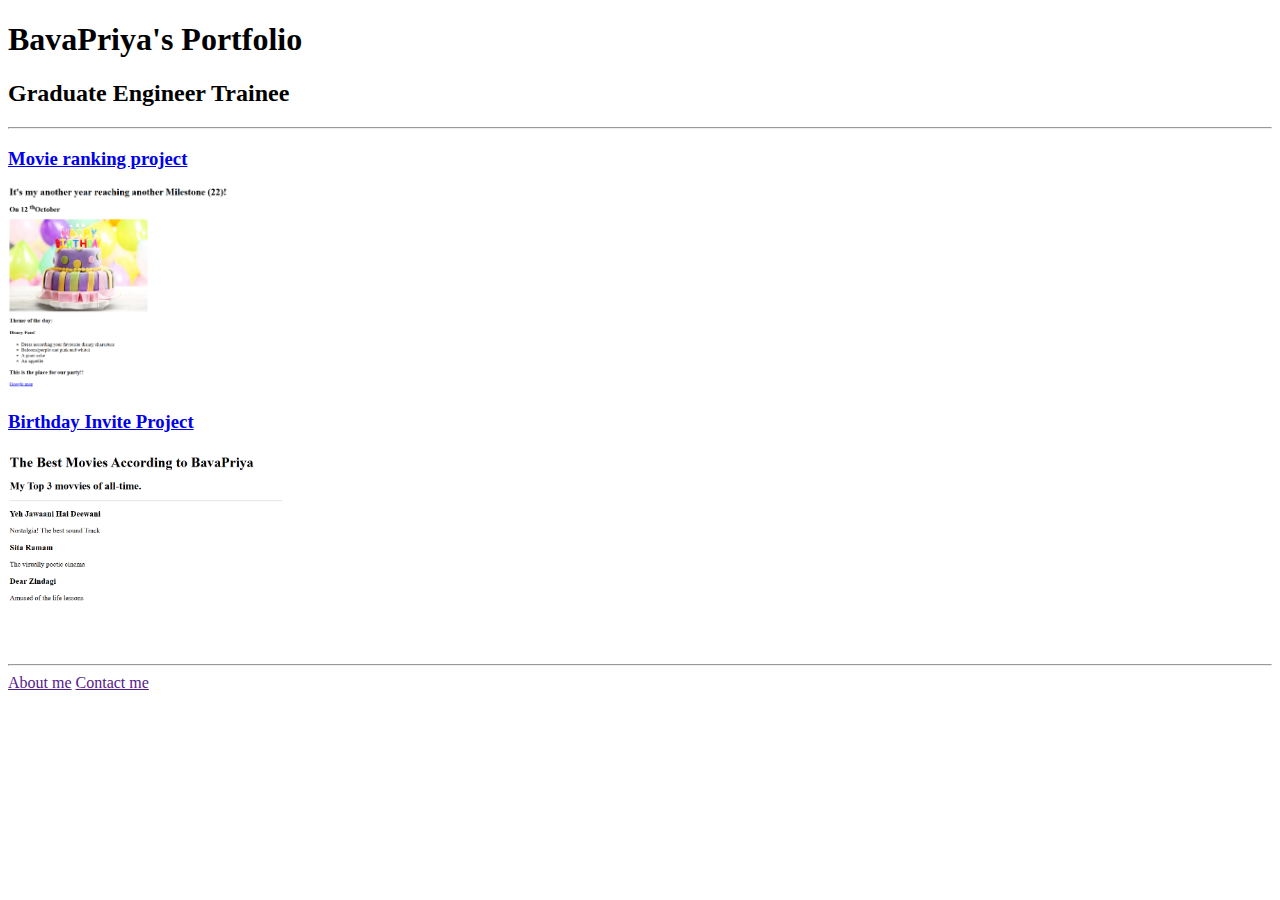
<file: index.html>
<!DOCTYPE html>
 <html lang="en">
 <head>
  <meta charset="UTF-8">
  <meta name="viewport" content="width=device-width, initial-scale=1.0">
  <title>Document</title>
 </head>
 <body>
  <h1>BavaPriya's Portfolio</h1>

 <h2>Graduate Engineer Trainee </h2>
 <hr>

 <h3>
  <a href="./public/index2.html">Movie ranking project</a>  
</h3>

 <img src="./assets/images/project1.png" alt="project preview "  height="200">

 <h3>
  <a href="./public/index1.html">Birthday Invite Project</a>
</h3>

 <img src="./assets/images/project2.png" alt="birthday project preview"  height="200">
 <hr>
 <a href="">About me</a>
 <a href="">Contact me</a>

 </body>
 </html>
</file>
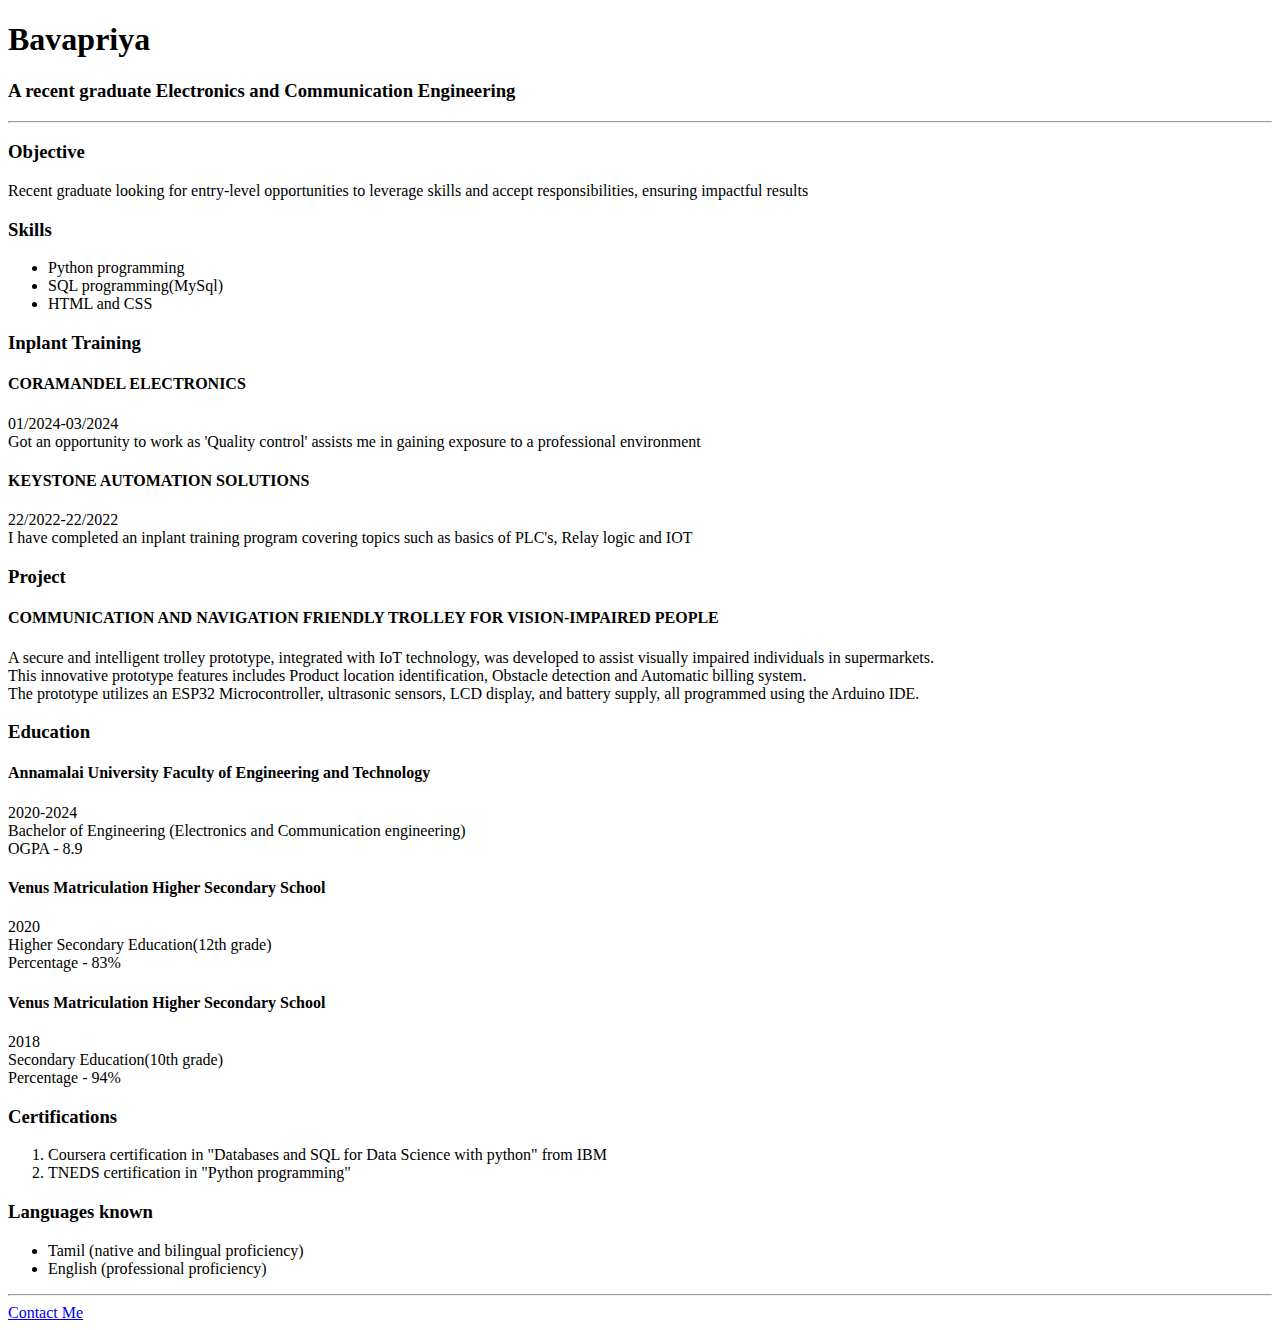
<file: 5.resume/index.html>
<!DOCTYPE html>
<html lang="en">
<head>
  <meta charset="UTF-8">
  <meta name="viewport" content="width=device-width, initial-scale=1.0">
  <title>My Resume</title>
</head>
<body>
  <h1>Bavapriya</h1>
  <h3>A recent graduate Electronics and Communication Engineering </h3>
  <hr>
  <h3>Objective </h3>
  <p>
    Recent graduate looking for entry-level opportunities to leverage skills and accept
    responsibilities, ensuring impactful results
  </p>
  <h3>Skills</h3>

  <ul>
    <li>Python programming</li>
    <li> SQL programming(MySql)</li>
    <li> HTML and CSS</li>
 </ul>
 
 <h3>Inplant Training</h3>
 <dl>
  <dt>
    <h4>
    CORAMANDEL ELECTRONICS
    </h4>
  </dt>
  <dt>01/2024-03/2024</dt>
  <dt>
    Got an opportunity to work as 'Quality control' assists me in gaining exposure to a
    professional environment
  </dt>
  <dt>
    <h4>
      KEYSTONE AUTOMATION SOLUTIONS
    </h4>
  </dt>
  <dt>
    22/2022-22/2022
  </dt>
  <dt>
    I have completed an inplant training program covering topics such as basics of PLC's,
Relay logic and IOT

  </dt>
 </dl>
 <h3>Project</h3>
 <h4>COMMUNICATION AND NAVIGATION FRIENDLY TROLLEY FOR VISION-IMPAIRED PEOPLE</h4>
 <p>
  A secure and intelligent trolley prototype, integrated with IoT technology, was
developed to assist visually impaired individuals in supermarkets.<br>
 This innovative
prototype features includes Product location identification, Obstacle detection and
Automatic billing system.<br>
The prototype utilizes an ESP32 Microcontroller, ultrasonic sensors, LCD display, and
battery supply, all programmed using the Arduino IDE.
</p>
<h3>Education</h3>
<dl>

    <h4>Annamalai University Faculty of Engineering and Technology </h4>
    <dt>2020-2024</dt>
    <dt>Bachelor of Engineering (Electronics and Communication engineering)</dt>
    <dt>OGPA - 8.9</dt>
</dl>
<dl>

  <h4>Venus Matriculation Higher Secondary School </h4>
  <dt>2020</dt>
  <dt>Higher Secondary Education(12th grade)</dt>
  <dt>Percentage - 83%</dt>
</dl>
<dl>

  <h4>Venus Matriculation Higher Secondary School</h4>
  <dt>2018</dt>
  <dt> Secondary Education(10th grade)</dt>
  <dt>Percentage - 94%</dt>
</dl>


<h3>Certifications</h3>
<ol>
  <li>
    Coursera certification in "Databases and SQL for Data Science with python" from IBM
  </li>
  <li>
    TNEDS certification in "Python programming"
  </li>
</ol>
<h3>Languages known</h3>
<ul>
  <li>Tamil (native and bilingual proficiency)</li>
  <li>English (professional proficiency)</li>
</ul>
</body>
<footer>
  <hr>
  <a href="./contact.html">Contact Me</a>
</footer>
</html>
</file>
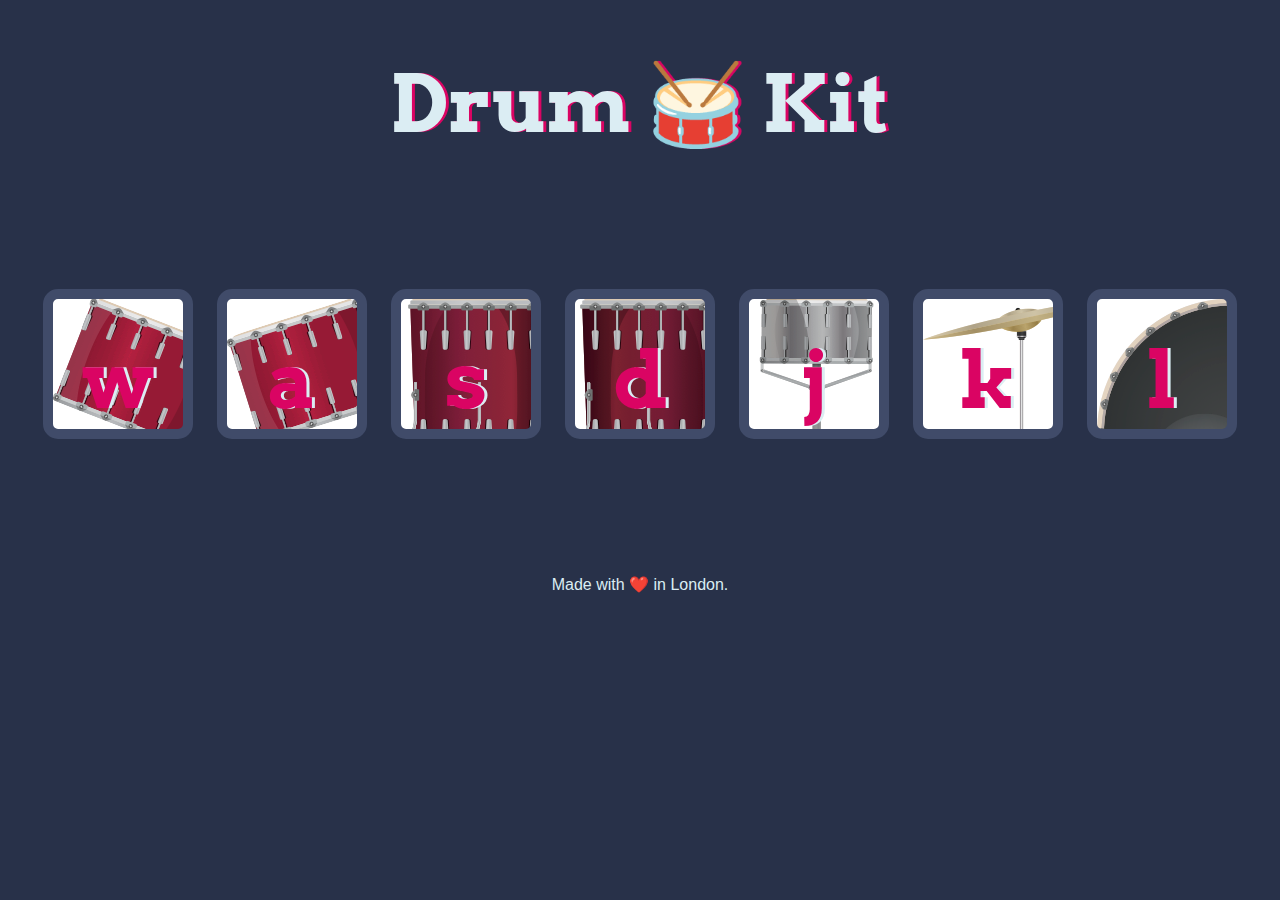
<file: Drum Kit Starting Files/index.html>
<!DOCTYPE html>
<html lang="en" dir="ltr">

<head>
  <meta charset="utf-8">
  <title>Drum Kit</title>
  <link rel="stylesheet" href="styles.css">
  <link href="https://fonts.googleapis.com/css?family=Arvo" rel="stylesheet">
</head>

<body>

  <h1 id="title">Drum 🥁 Kit</h1>
  <div class="set">
    <button class="w drum">w</button>
    <button class="a drum">a</button>
    <button class="s drum">s</button>
    <button class="d drum">d</button>
    <button class="j drum">j</button>
    <button class="k drum">k</button>
    <button class="l drum">l</button>
  </div>


  <footer>
    Made with ❤️ in London.
  </footer>
  <script src="index.js"></script>
</body>

</html>
</file>
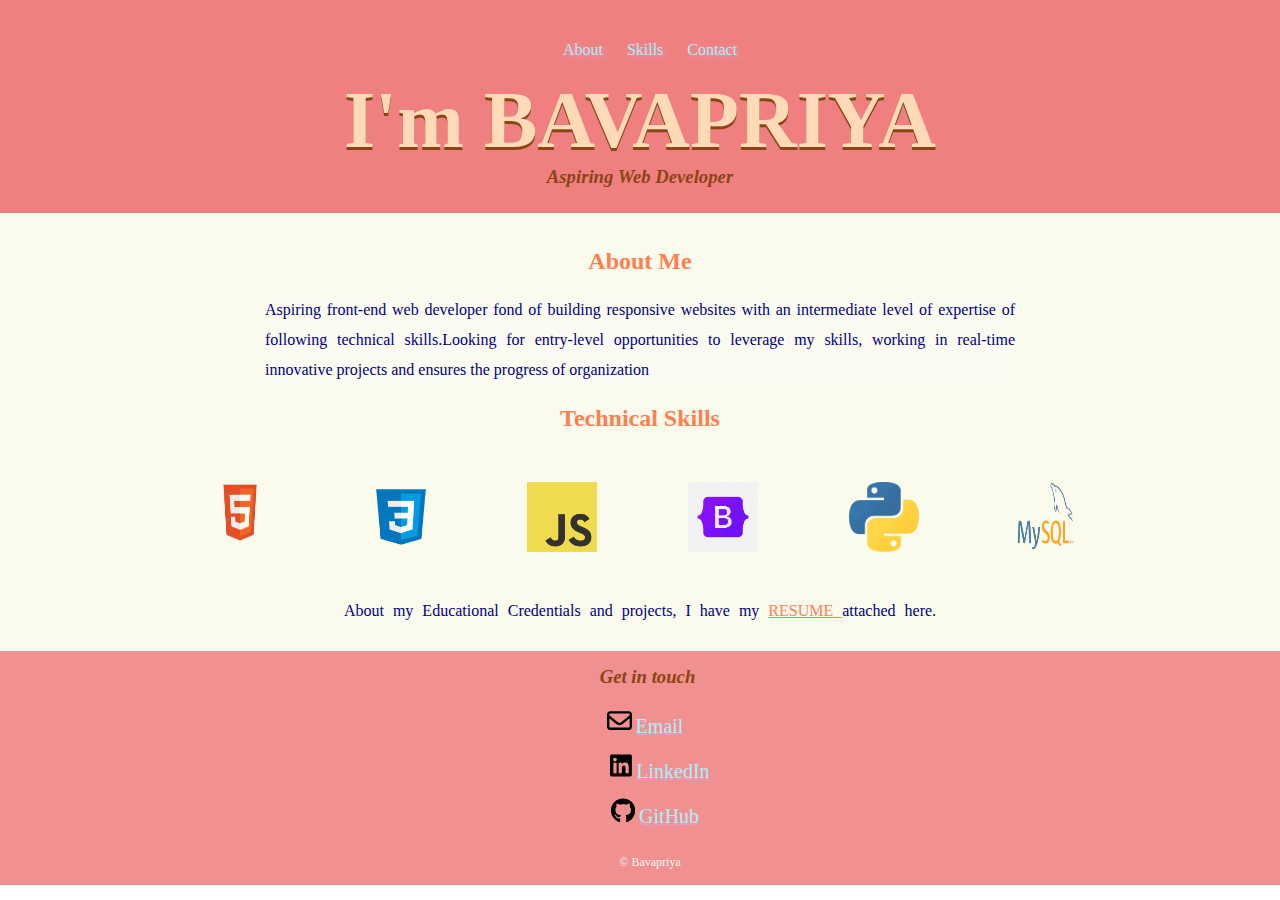
<file: personal website practice folder/index.html>
<!DOCTYPE html>
<html lang="en">
<head>
  <meta charset="UTF-8">
  <meta name="viewport" content="width=device-width, initial-scale=1.0">
  <title>MY PORTFOLIO</title>
  <link rel="stylesheet" href="style.css">
</head>
<body>
  <div class="top-container">
    <div class="img-navbar">
      <img class="butterfly" src="./images/butterfly-img.png" alt="butterfly" >
    <nav class="navbar">
      <ul>
        <li><a href="#about-me">About</a></li>
        <li><a href="#skills">Skills</a></li>
        <li><a href="#contact">Contact</a></li>
      </ul>
     </nav>
    </div>
    
    <h1> I'm BAVAPRIYA</h1>
    <h3>Aspiring Web Developer</h3>
    </div>
  <div class="middle-container">
    <div id="#about-me">
      <h2>About Me</h2>
      <div class="para">Aspiring front-end web developer  fond of building responsive websites with an intermediate level of expertise of following technical skills.Looking for entry-level opportunities to leverage my skills, working in real-time innovative projects and ensures the progress of organization</div>
    </div>
    <div id="#skills">
      <h2>Technical Skills</h2>
    </div>
   <div class="skills-grid">
    
        <img src="./images/html-logo.png" alt="html-logo">
        <img src="./images/css3-logo.png" alt="css-logo">
        <img src="./images/JavaScript-logo.png" alt="js-logo">
        <img src="./images/bootstrap-logo.png" alt="bootstrap-logo">
        <img src="./images/python-logo.png" alt="python-logo">
        <img src="./images/sql-logo.png" alt="sql-logo">
    
  </div>
  <div class="resume">
    <p >About my Educational Credentials and projects, I have my <a href="./5.resume/index.html" target="_blank">  Resume  </a>  attached here.</p>
    
  </div>
 </div>
  <div class="bottom-container">
    <h3 class="contacts">Get in touch</h3>
    <div id="contact">
      <ul class="footer-links">
        <li class="icons" id="email"><svg xmlns="http://www.w3.org/2000/svg" viewBox="0 0 512 512"><!--!Font Awesome Free 6.6.0 by @fontawesome - https://fontawesome.com License - https://fontawesome.com/license/free Copyright 2024 Fonticons, Inc.--><path d="M64 112c-8.8 0-16 7.2-16 16l0 22.1L220.5 291.7c20.7 17 50.4 17 71.1 0L464 150.1l0-22.1c0-8.8-7.2-16-16-16L64 112zM48 212.2L48 384c0 8.8 7.2 16 16 16l384 0c8.8 0 16-7.2 16-16l0-171.8L322 328.8c-38.4 31.5-93.7 31.5-132 0L48 212.2zM0 128C0 92.7 28.7 64 64 64l384 0c35.3 0 64 28.7 64 64l0 256c0 35.3-28.7 64-64 64L64 448c-35.3 0-64-28.7-64-64L0 128z"/></svg> <a href="mailto:pbavapriya02@gmail.com" class="link">Email</a></li>
        
        <li class="icons"><svg xmlns="http://www.w3.org/2000/svg" viewBox="0 0 448 512"><!--!Font Awesome Free 6.6.0 by @fontawesome - https://fontawesome.com License - https://fontawesome.com/license/free Copyright 2024 Fonticons, Inc.--><path d="M416 32H31.9C14.3 32 0 46.5 0 64.3v383.4C0 465.5 14.3 480 31.9 480H416c17.6 0 32-14.5 32-32.3V64.3c0-17.8-14.4-32.3-32-32.3zM135.4 416H69V202.2h66.5V416zm-33.2-243c-21.3 0-38.5-17.3-38.5-38.5S80.9 96 102.2 96c21.2 0 38.5 17.3 38.5 38.5 0 21.3-17.2 38.5-38.5 38.5zm282.1 243h-66.4V312c0-24.8-.5-56.7-34.5-56.7-34.6 0-39.9 27-39.9 54.9V416h-66.4V202.2h63.7v29.2h.9c8.9-16.8 30.6-34.5 62.9-34.5 67.2 0 79.7 44.3 79.7 101.9V416z"/></svg> <a href="https://www.linkedin.com/in/bava-priya-021012oct" class="link">LinkedIn</a></li>
        
        <li class="icons" id="git"> <svg xmlns="http://www.w3.org/2000/svg" viewBox="0 0 496 512"><!--!Font Awesome Free 6.6.0 by @fontawesome - https://fontawesome.com License - https://fontawesome.com/license/free Copyright 2024 Fonticons, Inc.--><path d="M165.9 397.4c0 2-2.3 3.6-5.2 3.6-3.3 .3-5.6-1.3-5.6-3.6 0-2 2.3-3.6 5.2-3.6 3-.3 5.6 1.3 5.6 3.6zm-31.1-4.5c-.7 2 1.3 4.3 4.3 4.9 2.6 1 5.6 0 6.2-2s-1.3-4.3-4.3-5.2c-2.6-.7-5.5 .3-6.2 2.3zm44.2-1.7c-2.9 .7-4.9 2.6-4.6 4.9 .3 2 2.9 3.3 5.9 2.6 2.9-.7 4.9-2.6 4.6-4.6-.3-1.9-3-3.2-5.9-2.9zM244.8 8C106.1 8 0 113.3 0 252c0 110.9 69.8 205.8 169.5 239.2 12.8 2.3 17.3-5.6 17.3-12.1 0-6.2-.3-40.4-.3-61.4 0 0-70 15-84.7-29.8 0 0-11.4-29.1-27.8-36.6 0 0-22.9-15.7 1.6-15.4 0 0 24.9 2 38.6 25.8 21.9 38.6 58.6 27.5 72.9 20.9 2.3-16 8.8-27.1 16-33.7-55.9-6.2-112.3-14.3-112.3-110.5 0-27.5 7.6-41.3 23.6-58.9-2.6-6.5-11.1-33.3 2.6-67.9 20.9-6.5 69 27 69 27 20-5.6 41.5-8.5 62.8-8.5s42.8 2.9 62.8 8.5c0 0 48.1-33.6 69-27 13.7 34.7 5.2 61.4 2.6 67.9 16 17.7 25.8 31.5 25.8 58.9 0 96.5-58.9 104.2-114.8 110.5 9.2 7.9 17 22.9 17 46.4 0 33.7-.3 75.4-.3 83.6 0 6.5 4.6 14.4 17.3 12.1C428.2 457.8 496 362.9 496 252 496 113.3 383.5 8 244.8 8zM97.2 352.9c-1.3 1-1 3.3 .7 5.2 1.6 1.6 3.9 2.3 5.2 1 1.3-1 1-3.3-.7-5.2-1.6-1.6-3.9-2.3-5.2-1zm-10.8-8.1c-.7 1.3 .3 2.9 2.3 3.9 1.6 1 3.6 .7 4.3-.7 .7-1.3-.3-2.9-2.3-3.9-2-.6-3.6-.3-4.3 .7zm32.4 35.6c-1.6 1.3-1 4.3 1.3 6.2 2.3 2.3 5.2 2.6 6.5 1 1.3-1.3 .7-4.3-1.3-6.2-2.2-2.3-5.2-2.6-6.5-1zm-11.4-14.7c-1.6 1-1.6 3.6 0 5.9 1.6 2.3 4.3 3.3 5.6 2.3 1.6-1.3 1.6-3.9 0-6.2-1.4-2.3-4-3.3-5.6-2z"/></svg> <a href="https://github.com/Bavapriya1012/html-portfolio" class="link">GitHub</a></li>
      </ul>
    </div>
     <div class="copyright">&copy; Bavapriya</div>
  </div>
</body>
</html>
</file>
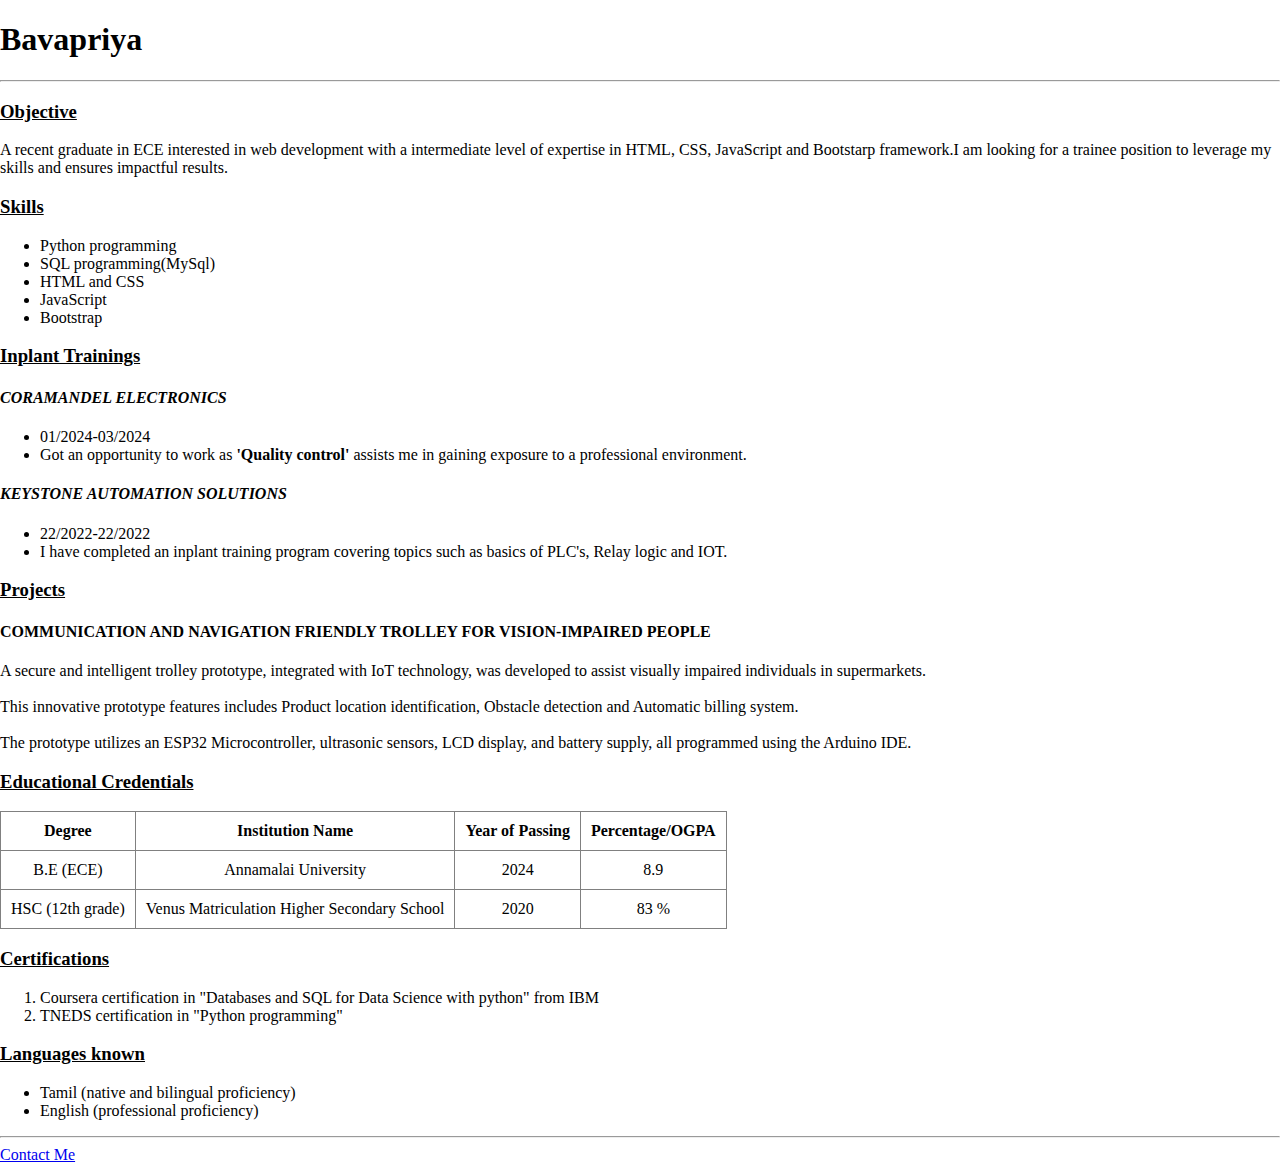
<file: personal website practice folder/5.resume/index.html>
<!DOCTYPE html>
<html lang="en">
<head>
  <meta charset="UTF-8">
  <meta name="viewport" content="width=device-width, initial-scale=1.0">
  <title>My Resume</title>
  <style>
    
    td,th{
      padding: 10px;
    }
  </style>
</head>
<body style="margin: 0;">
  <h1>Bavapriya</h1>
  
  <hr>
  <h3><u>Objective </u></h3>
  <p>
    A recent graduate in ECE interested in web development with a intermediate level of expertise in HTML, CSS, JavaScript and Bootstarp framework.I am looking for a trainee position to leverage my skills and ensures impactful results. 
  </p>
  <h3><u>Skills</u></h3>

  <ul>
    <li>Python programming</li>
    <li> SQL programming(MySql)</li>
    <li> HTML and CSS</li>
    <li>JavaScript</li>
    <li>Bootstrap</li>
 </ul>
 
 <h3><u>Inplant Trainings</u></h3>

   <h4> <i>CORAMANDEL ELECTRONICS</i></h4>
   <ul>
    <li>
      01/2024-03/2024
    </li>
    <li>Got an opportunity to work as <strong>'Quality control'</strong>  assists me in gaining exposure to a
      professional environment.</li>
   </ul>
 
    <h4><i>KEYSTONE AUTOMATION SOLUTIONS</i></h4>
    <ul>
      <li> 22/2022-22/2022</li>
      <li> I have completed an inplant training program covering topics such as basics of PLC's,
        Relay logic and IOT.
      </li>
    </ul>
  
 <h3><u>Projects</u></h3>
 <h4>COMMUNICATION AND NAVIGATION FRIENDLY TROLLEY FOR VISION-IMPAIRED PEOPLE</h4>
 <p>
  A secure and intelligent trolley prototype, integrated with IoT technology, was
developed to assist visually impaired individuals in supermarkets.<br><br>
 This innovative prototype features includes Product location identification, Obstacle detection and
Automatic billing system.<br><br>
The prototype utilizes an ESP32 Microcontroller, ultrasonic sensors, LCD display, and
battery supply, all programmed using the Arduino IDE.
</p>


<h3><u>Educational Credentials</u></h3>
<table border="1px black " style="border-collapse: collapse;text-align:center;">
  <tr>
    <th>Degree</th>
    <th>Institution Name</th>
    <th>Year of Passing</th>
    <th>Percentage/OGPA</th>
  </tr>
  <tr>
    <td>B.E (ECE)</td>
    <td>Annamalai University</td>
    <td>2024</td>
    <td>8.9</td>
  </tr>
  <tr>
    <td>HSC (12th grade)</td>
    <td>Venus Matriculation Higher Secondary School</td>
    <td>2020</td>
    <td>83 &percnt;</td>
  </tr>
</table>


<h3><u>Certifications</u></h3>
<ol>
  <li>
    Coursera certification in "Databases and SQL for Data Science with python" from IBM
  </li>
  <li>
    TNEDS certification in "Python programming"
  </li>
</ol>
<h3><u>Languages known</u></h3>
<ul>
  <li>Tamil (native and bilingual proficiency)</li>
  <li>English (professional proficiency)</li>
</ul>
</body>
<footer>
  <hr>
  <a href="./contact.html">Contact Me</a>
</footer>
</html>
</file>
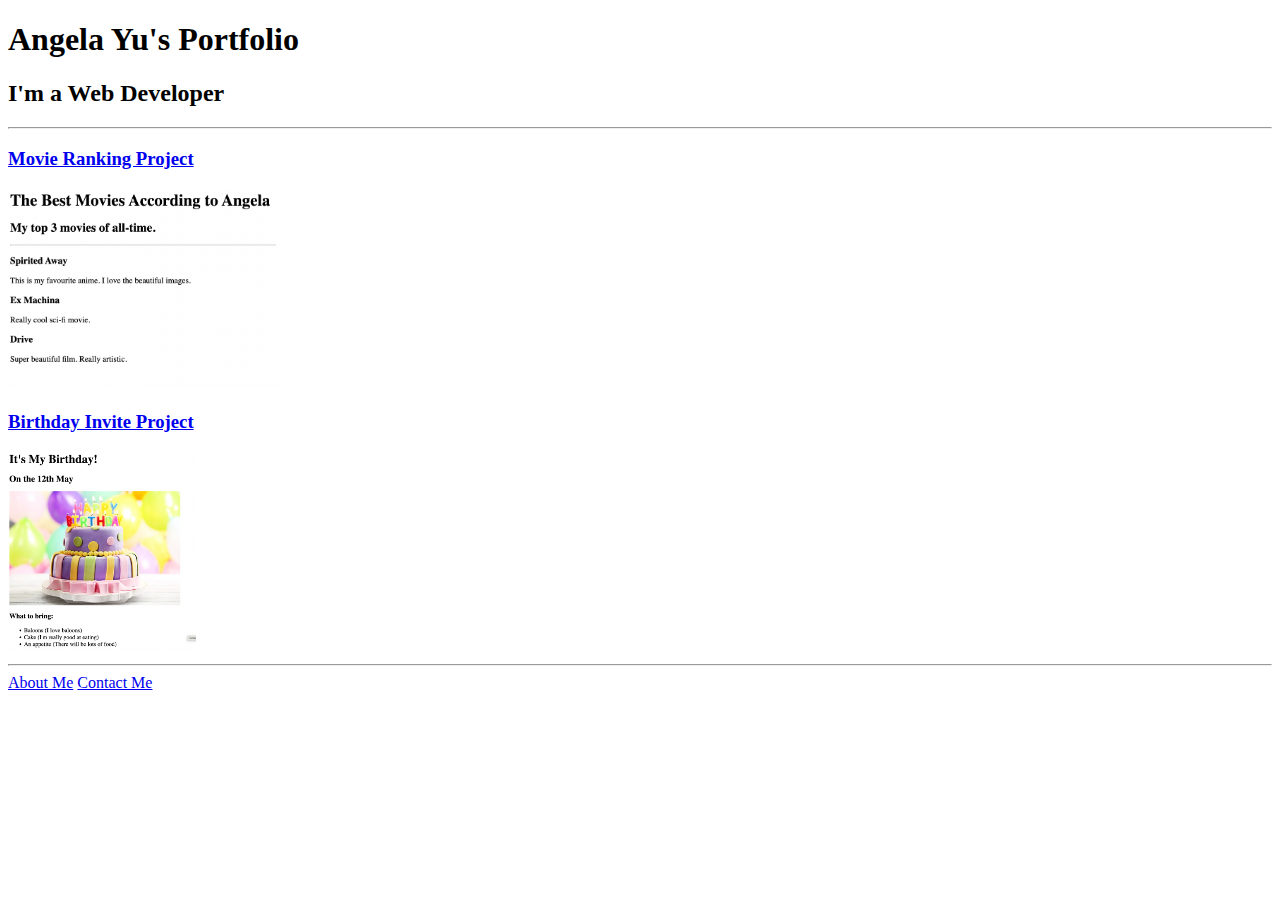
<file: solution.html>
<!DOCTYPE html>
<html lang="en">

<head>
  <meta charset="UTF-8">
  <title>Angela's Portfolio</title>
</head>

<body>
  <h1>Angela Yu's Portfolio</h1>
  <h2>I'm a Web Developer</h2>
  <hr />
  <h3><a href="./public/movie-ranking.html">Movie Ranking Project</a></h3>
  <img src="./assets/images/movie-ranking.png" height="200" alt="movie ranking project preview"/>
  <h3><a href="./public/birthday-invite.html">Birthday Invite Project</a></h3>
  <img src="./assets/images/birthday-invite.png" height="200" alt="birthday invite project preview"/>
  <hr />
  <a href="./public/about.html">About Me</a>
  <a href="./public/contact.html">Contact Me</a>
</body>

</html>
</file>
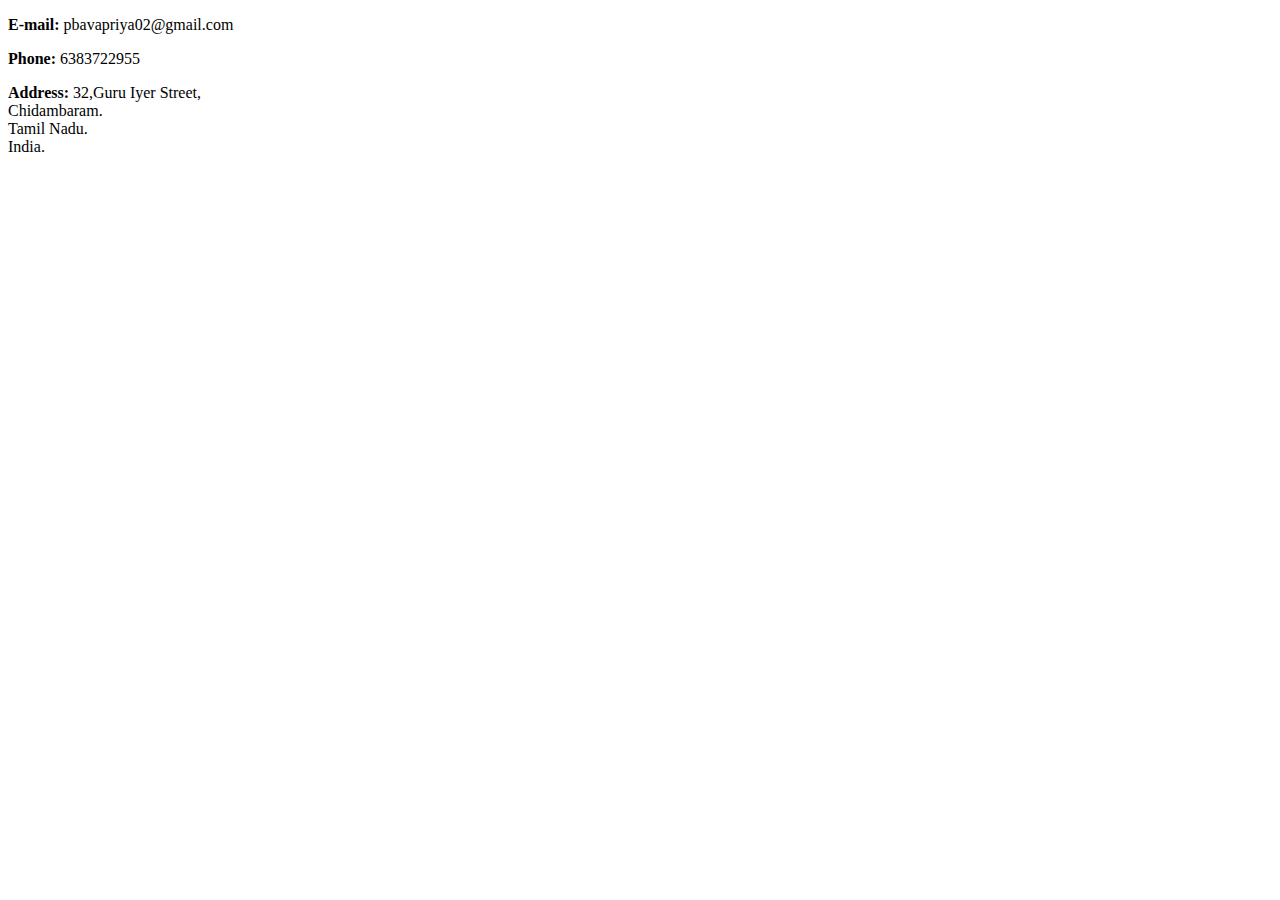
<file: 5.resume/contact.html>
<!DOCTYPE html>
<html lang="en">
<head>
  <meta charset="UTF-8">
  <meta name="viewport" content="width=device-width, initial-scale=1.0">
  <title>Contact</title>
</head>
<body>
  <p>
    <strong>E-mail:</strong> pbavapriya02@gmail.com
  </p>
  <p><strong>Phone:</strong> 6383722955</p>
  <p> 
    <strong>Address:</strong> 32,Guru Iyer Street,<br>
    Chidambaram.<br>
    Tamil Nadu.<br>
    India.
  </p>
</body>
</html>
</file>
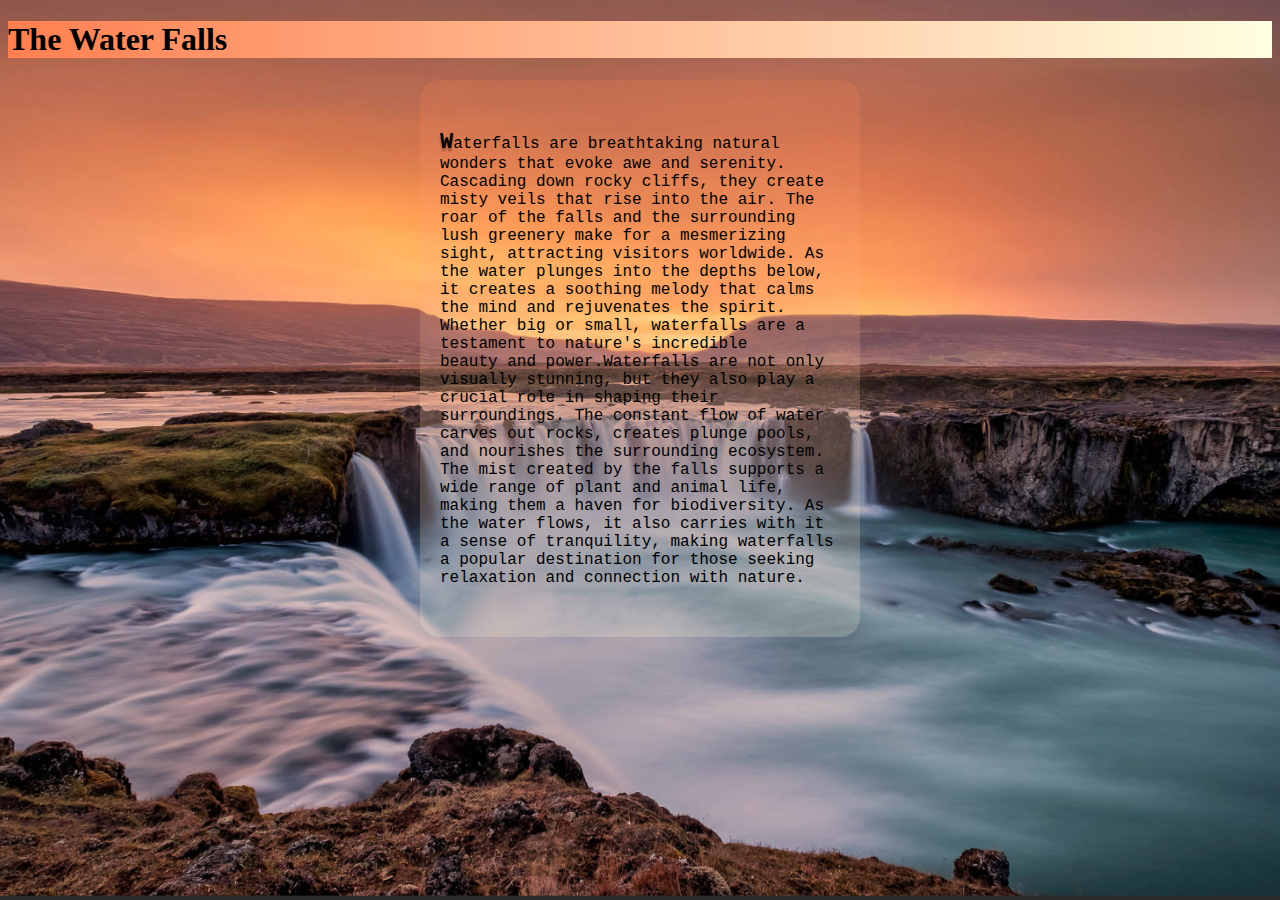
<file: Background-img practice file/background-practice.html>
<!DOCTYPE html>
<html lang="en">
<head>
  <meta charset="UTF-8">
  <meta name="viewport" content="width=device-width, initial-scale=1.0">
  <title>Document</title>
  <style>
    body{
      background-image: url(backgroundimage.jpg);
      background-position:center ;
      background-size: cover;
      background-repeat: no-repeat;
      background-attachment: fixed;
    }
    h1{
      background:linear-gradient(to right,coral,lightyellow) 
    }
    div{
      background: linear-gradient(to bottom,rgb(255, 127, 80,0.2),rgb(255, 255, 224,0.2));
      width: 400px;
      border-radius: 20px;
      padding: 50px 20px;
      margin: auto;
      font-family: 'Courier New', Courier, monospace;
    }
    div::first-letter{
      font-size: 22px;
      font-weight: bold;
      text-shadow: 0 3px 2px rgba(0,0,0,0.3);
    }
  </style>
  
</head>
<body>
  <h1>
   The Water Falls
  </h1>
  <div>Waterfalls are breathtaking natural wonders that evoke awe and serenity. Cascading down rocky cliffs, they create misty veils that rise into the air. The roar of the falls and the surrounding lush greenery make for a mesmerizing sight, attracting visitors worldwide. As the water plunges into the depths below, it creates a soothing melody that calms the mind and rejuvenates the spirit. Whether big or small, waterfalls are a testament to nature's incredible beauty and power.Waterfalls are not only visually stunning, but they also play a crucial role in shaping their surroundings. The constant flow of water carves out rocks, creates plunge pools, and nourishes the surrounding ecosystem. The mist created by the falls supports a wide range of plant and animal life, making them a haven for biodiversity. As the water flows, it also carries with it a sense of tranquility, making waterfalls a popular destination for those seeking relaxation and connection with nature.</div>
</body>
</html>
</file>
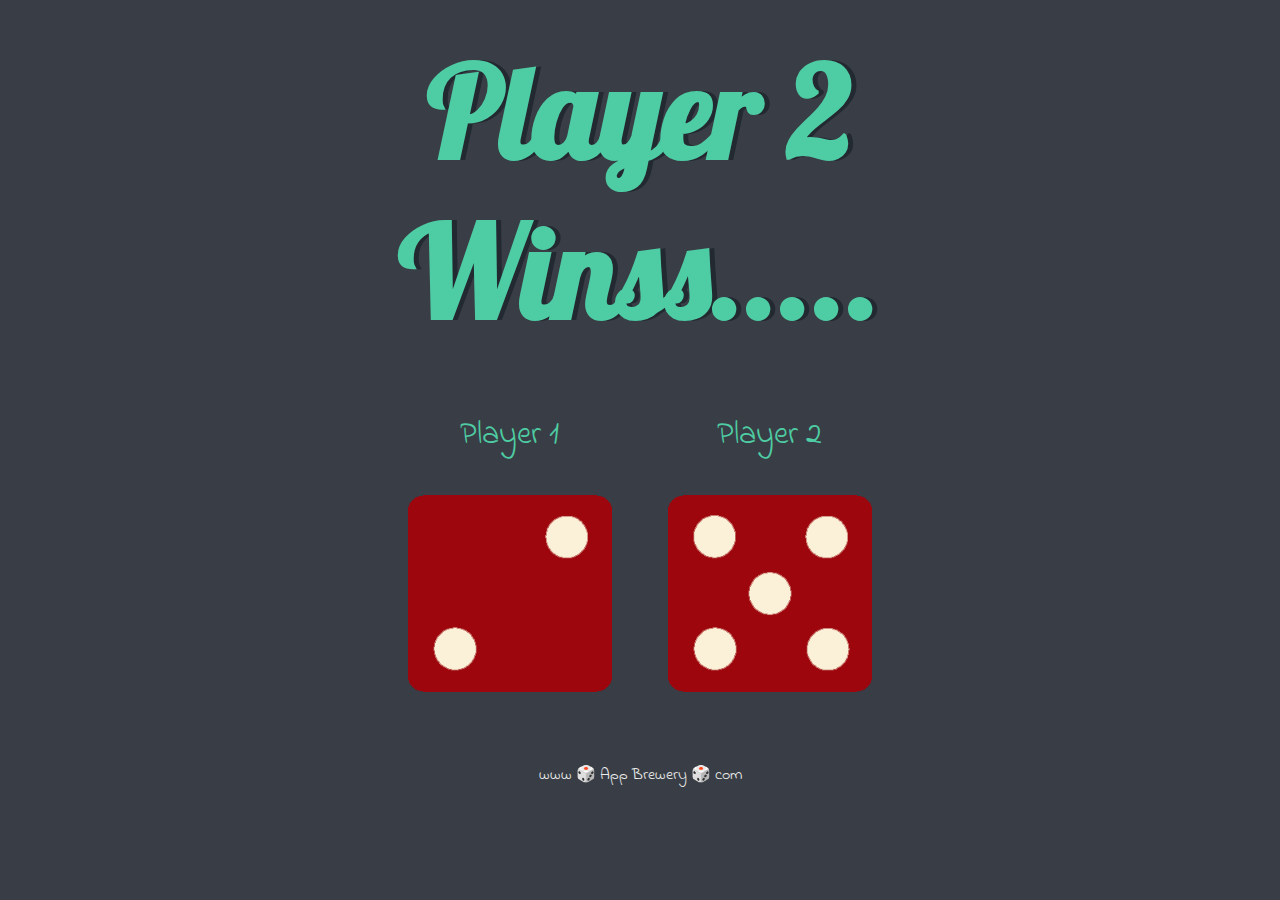
<file: Dice-Challenge/dicee.html>
<!DOCTYPE html>
<html lang="en" dir="ltr">
  <head>
    <meta charset="utf-8" />
    <title>Dicee</title>
    <link rel="stylesheet" href="styles.css" />
    <link
      href="https://fonts.googleapis.com/css?family=Indie+Flower|Lobster"
      rel="stylesheet"
    />
  </head>
  <body>
    <div class="container">
      <h1>Refresh Me</h1>

      <div class="dice">
        <p>Player 1</p>
        <img class="img1" src="./images/dice6.png" />
      </div>

      <div class="dice">
        <p>Player 2</p>
        <img class="img2" src="./images/dice6.png" />
      </div>
    </div>

    <footer>www 🎲 App Brewery 🎲 com</footer>
    <script src="./index.js"></script>
  </body>
</html>
</file>
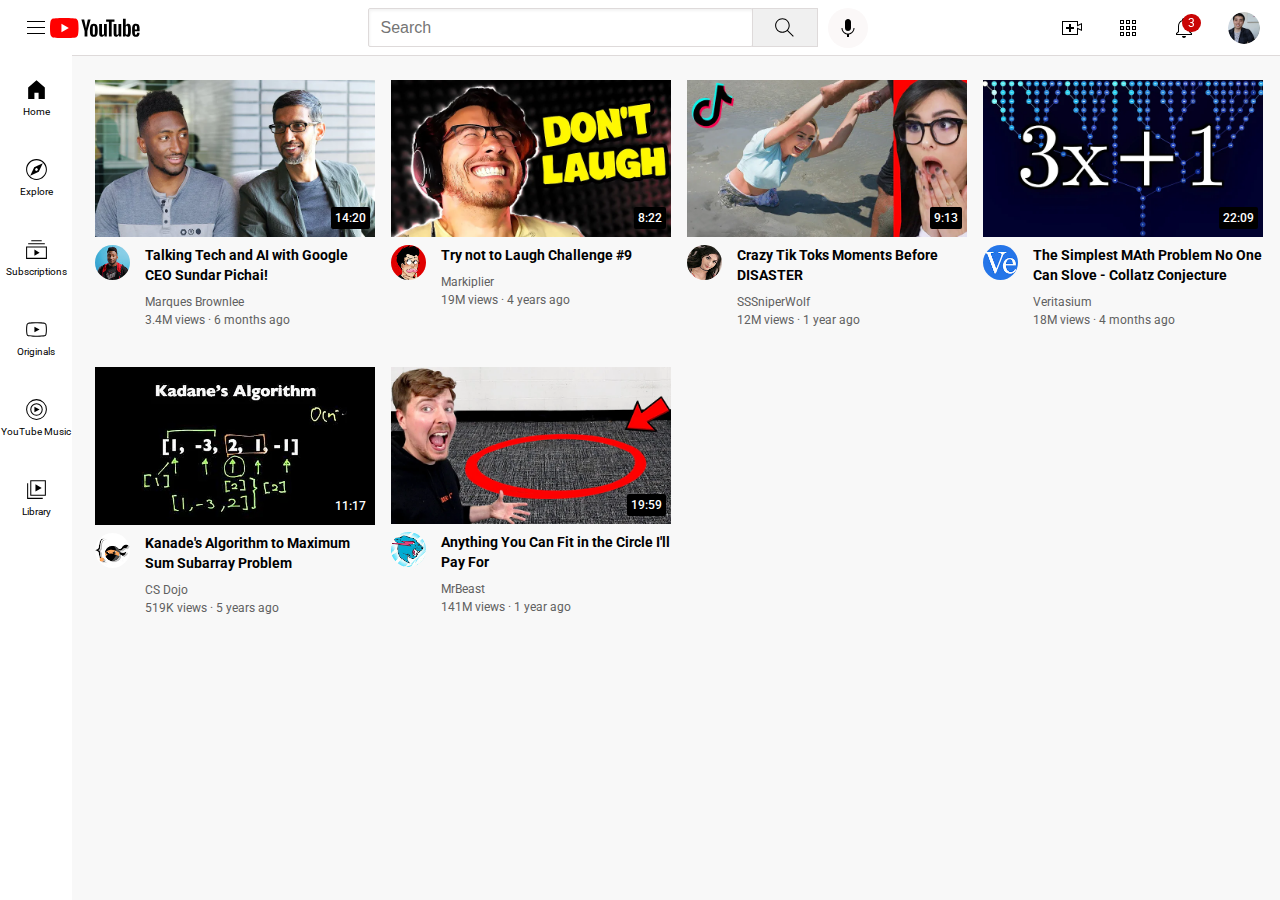
<file: thumbnails/utube.html>
<!DOCTYPE html>
<html>
    <head>
        <title>Youtube.com</title>
        <link rel="preconnect" href="https://fonts.googleapis.com">
<link rel="preconnect" href="https://fonts.gstatic.com" crossorigin>
<link href="https://fonts.googleapis.com/css2?family=Roboto:ital,wght@0,100;0,300;0,400;0,500;0,700;0,900;1,100;1,300;1,400;1,500;1,700;1,900&display=swap" rel="stylesheet">
       <link rel="stylesheet" href="./youtube-clone styles/utube.css">
       <link rel="stylesheet" href="./youtube-clone styles/header.css">
       <link rel="stylesheet" href="./youtube-clone styles/general.css">
       <link rel="stylesheet" href="./youtube-clone styles/sidebar.css">
    </head>
    <body>
        <header class="header">
            <div class="left-section">
                <img  class="hamburger"src="./icons-svg/hamburger-menu.svg" alt="hamburger">
                <img  class="youtube"src="./icons-svg/youtube-logo.svg" alt="youtube logo">
            </div>
            <div class="middle-section">
                <input class="search-box" type="text" placeholder="Search">
                <button class="search">
                    <img class="icon1" src="./icons-svg/search.svg" alt="search">
                    <div class="tooltip">Search</div>
                </button>
                <button class="voice-search">
                    <img class="icon2" src="./icons-svg/voice-search-icon.svg" alt="">
                    <div class="tooltip">Search with your voice</div>
                </button>
                
            </div>
            <div class="right-section">
                <div class="upload-container">
                    <img  class=" upload" src="./icons-svg/upload.svg" alt="upload">
                    <div class="tooltip">Create</div>
                </div>
                <div class="apps-container">
                    <img  class=" apps" src="./icons-svg/youtube-apps.svg" alt="apps">
                    <div class="tooltip">YouTube apps</div>
                </div>
                
                
                <div class="notify">
                    <img  class="notifications" src="./icons-svg/notifications.svg" alt="apps">
                    <div class="notify-count">3</div>
                    <div class="tooltip">Notifications</div>
                </div>
                
                <img  class=" my-channel" src="./thumbnails-images/my-channel.jpeg" alt="apps">
            </div>
            <nav class="sidebar">
                <div class="sidebar-link">
                    <img class="home" src="./icons-svg/home.svg" alt="home">
                    <div>Home</div>
                </div>
                <div class="sidebar-link">
                    <img  class="explore" src="./icons-svg/explore.svg" alt="explore">
                    <div>Explore</div>
                </div>
                <div class="sidebar-link">
                    <img  class="subscription"src="./icons-svg/subscriptions.svg" alt="subscription">
                    <div>Subscriptions</div>
                </div>
                <div class="sidebar-link">
                    <img  class="originals"src="./icons-svg/originals.svg" alt="original">
                    <div>Originals</div>
                </div>
                <div class="sidebar-link">
                    <img  class="music" src="./icons-svg/youtube-music.svg" alt="music">
                    <div>YouTube Music</div>
                </div>
                <div class="sidebar-link">
                    <img  class="library" src="./icons-svg/library.svg" alt="">
                    <div>Library</div>
                </nav>
            </header>
            
        </div>
        <main>
            <section class="video-grid">
                <div class="video-preview">
                    <div class="thumbnail-picture">
                        <img class="thumbnail" src="./thumbnails-images/thumbnail-1.webp" alt="thumbnail">
                        <div class="video-time">14&colon;20</div>
                    </div>
                    
                    <div class="video-info-grid">
                        <div class="profile-picture">
                            <img class="channel-picture" src="./channel-images/channel-1.jpeg" alt="channel-1">
                        </div>
                        
                       
                        <div class="video-info">
                            <p class="title">
                                Talking Tech and AI with Google CEO Sundar Pichai!
                            </p>
                            <p class="author">
                                Marques Brownlee
                            </p>
                            <p class="stats">3.4M views &middot 6 months ago
        
                            </p>
                            
                        </div>
                        
                    </div>
                </div>
                <div class="video-preview">
                    <div class="thumbnail-picture">
                        <img class="thumbnail" src="./thumbnails-images/thumbnail-2.webp" alt="thumbnail">
                        <div class="video-time">8&colon;22</div>
                    </div>
                    
                    <div class="video-info-grid">
                        <div  class="profile-picture">
                            <img  class="channel-picture" src="./channel-images/channel-2.jpeg" alt="">
                        </div>
                            
                        
                        <div class="video-info">
                            <p class="title">
                                Try not to Laugh Challenge #9
                            </p>
                            <p class="author">
                                Markiplier
                            </p>
                            <p class="stats">19M views &middot; 4 years ago
                
                            </p>
                           
                        </div>
                       
                    </div>
                </div>
                <div class="video-preview">
                    <div class="thumbnail-picture">
                        <img class="thumbnail" src="./thumbnails-images/thumbnail-3.webp" alt="thumbnail">
                        <div class="video-time">9&colon;13</div>
                    </div>
                    <div class="video-info-grid">
                        <div class="profile-picture">
                            <img class="channel-picture" src="./channel-images/channel-3.jpeg" alt="channel-1">
                        </div>
                        
                       
                        <div class="video-info">
                            <p class="title">
                                Crazy Tik Toks Moments Before DISASTER 
                            </p>
                            <p class="author">
                               SSSniperWolf
                            </p>
                            <p class="stats">12M views · 1 year ago
        
                            </p>
                            
                        </div>
                        
                    </div>
                </div>
                <div class="video-preview">
                    <div class="thumbnail-picture">
                        <img class="thumbnail" src="./thumbnails-images/thumbnail-4.webp" alt="thumbnail">
                        <div class="video-time">22&colon;09</div>
                    </div>
                    
                    <div class="video-info-grid">
                        <div  class="profile-picture">
                            <img  class="channel-picture" src="./channel-images/channel-4.jpeg" alt="">
                        </div>
                            
                        
                        <div class="video-info">
                            <p class="title">
                               The Simplest MAth Problem No One Can Slove - Collatz Conjecture
                            </p>
                            <p class="author">
                                Veritasium
                            </p>
                            <p class="stats">18M views · 4 months ago
                
                            </p>
                           
                        </div>
                       
                    </div>
                </div>
                <div class="video-preview">
                    <div class="thumbnail-picture">
                        <img class="thumbnail" src="./thumbnails-images/thumbnail-5.webp" alt="thumbnail">
                        <div class="video-time">11&colon;17</div>
                    </div>
                    <div class="video-info-grid">
                        <div class="profile-picture">
                            <img class="channel-picture" src="./channel-images/channel-5.jpeg" alt="channel-5">
                        </div>
                        
                       
                        <div class="video-info">
                            <p class="title">
                               
                                Kanade's Algorithm to Maximum Sum Subarray Problem
                            </p>
                            <p class="author">
                               CS Dojo
                            </p>
                            <p class="stats">519K views · 5 years ago
        
                            </p>
                            
                        </div>
                        
                    </div>
                </div>
                <div class="video-preview">
                    <div class="thumbnail-picture">
                        <img class="thumbnail" src="./thumbnails-images/thumbnail-6.webp" alt="thumbnail">
                        <div class="video-time">19&colon;59</div>
                    </div>
                    
                    <div class="video-info-grid">
                        <div  class="profile-picture">
                            <img  class="channel-picture" src="./channel-images/channel-6.jpeg" alt="channel-6">
                        </div>
                            
                        
                        <div class="video-info">
                            <p class="title">
                                Anything You Can Fit in the Circle I'll Pay For
                            </p>
                            <p class="author">
                                MrBeast
                            </p>
                            <p class="stats">141M views · 1 year ago
                
                            </p>
                           
                        </div>
                       
                    </div>
                </div>
            </section>
         </main>
  </body>
</html>
</file>
<file: Drum Kit Starting Files/styles.css>
body {
  text-align: center;
  background-color: #283149;
}

h1 {
  font-size: 5rem;
  color: #DBEDF3;
  font-family: "Arvo", cursive;
  text-shadow: 3px 0 #DA0463;

}

footer {
  color: #DBEDF3;
  font-family: sans-serif;
}

.w {
  background-image: url(./images/tom1.png);
  
}

.a {
  background-image: url(./images/tom2.png)
}

.s {
  background-image: url(./images/tom3.png);
}

.d {
  background-image: url(./images/tom4.png);
}

.j {
  background-image: url(./images/snare.png);
}

.k {
  background-image: url(./images/crash.png);
}

.l {
  background-image: url(./images/kick.png);
}

.set {
  margin: 10% auto;
}

.game-over {
  background-color: red;
  opacity: 0.8;
}

.pressed {
  box-shadow: 0 3px 4px 0 #DBEDF3;
  opacity: 0.5;
}

.red {
  color: red;
}

.drum {
  outline: none;
  border: 10px solid #404B69;
  font-size: 5rem;
  font-family: 'Arvo', cursive;
  line-height: 2;
  font-weight: 900;
  color: #DA0463;
  text-shadow: 3px 0 #DBEDF3;
  border-radius: 15px;
  display: inline-block;
  width: 150px;
  height: 150px;
  text-align: center;
  margin: 10px;
  background-color: white;
}
</file>
<file: personal website practice folder/style.css>
body{
  font-family: cursive;
  margin: 0px;
}
.top-container{
  background-color:lightcoral ;
  padding: 25px 15px;
  text-align: center;
}
h1{
  font-size: 5rem;
  font-weight: bold;
  color: peachpuff;
  text-shadow:  0 3px saddlebrown;
  margin: 0px;
}
.butterfly{
  display: none;
  height: 70px;
  width: 70px;
}

h2{
  color: coral;
 }
h3{
  color: saddlebrown;
  font-style: italic;
  margin: 0px;
}

.navbar ul{
  list-style-type: none;
  
}
.navbar li{
  display: inline-block;
  margin-right: 20px;
}
.navbar a{
  text-decoration: none;
  color: paleturquoise;
  text-shadow: 2px 2px 5px plum;
  font-family: cursive;
}
.navbar a:hover{
  color: bisque;
  text-shadow: none;
  font-size: 20px;
}
.middle-container{
  text-align: center;
  background-color:rgb(245,245,220,0.5);
  margin: 0px;
  padding: 15px;
  color: navy;
}
.para{
  background-color: rgba(255,255,255,0.3);
  width: 60%;
  margin: auto;
  line-height: 30px;
  text-align: justify;

}
.skills-grid{
  width: 70%;
  margin: auto;
  display: flex;
  flex-direction: row;
  justify-content: space-between;
  align-items: center;
  flex-wrap: wrap;
  margin: 50px 190px 50px;
}

.resume a{
  text-transform: uppercase;
  text-decoration: underline;
  color:coral;
  font-family: cursive;
  
}
.resume a:hover{
  color: bisque;
  cursor: pointer;
}
.resume{
 width: 60%;
 margin: auto;
 word-spacing: 5px;
}
.bottom-container ul{
  list-style-type: none;
}

.footer-links a{
  font-size: 20px;
  text-decoration: none;
  color: paleturquoise;
  text-shadow: 0 2px plum;
  font-family: cursive;
  line-height: 45px;
  text-align: center;
}
.footer-links a:hover{
  color: bisque;
  text-shadow: none;
  font-size: 24px;
}

img{
  height: 70px;
  width: 70px;
}
.bottom-container{
  background-color: rgb(240, 144, 144);
  padding: 15px;
  text-align: center;
}
.copyright{
  color: whitesmoke;
  font-family: cursive;
  font-size: 12px;
  margin-left: 20px;
}
.contacts{
  color: saddlebrown;
  font-family: cursive;
  margin-left: 15px;
}
.icons svg{
  height: 25px;
  }

#email{
  margin-left: -30px;
} 
#git{
  margin-left: -10px;
} 
@media(max-width:650px){
  .butterfly{
    display: block;
  }
  .navbar{
    display: none;
  }
  .skills-grid{
    display: flex;
    flex-direction: column;
    align-items: center;
    justify-content: space-between;
    margin-left: 100px;
  }
  img{
    margin-bottom: 15px;
  }
  .resume{
    line-height: 30px;
  }
}
</file>
<file: Dice-Challenge/styles.css>
.container {
  width: 70%;
  margin: auto;
  text-align: center;
}

.dice {
  text-align: center;
  display: inline-block;

}

body {
  background-color: #393E46;
}

h1 {
  margin: 30px;
  font-family: 'Lobster', cursive;
  text-shadow: 5px 0 #232931;
  font-size: 8rem;
  color: #4ECCA3;
}

p {
  font-size: 2rem;
  color: #4ECCA3;
  font-family: 'Indie Flower', cursive;
}

img {
  width: 80%;
}

footer {
  margin-top: 5%;
  color: #EEEEEE;
  text-align: center;
  font-family: 'Indie Flower', cursive;

}
</file>
<file: thumbnails/youtube-clone styles/utube.css>
.thumbnail{
width: 100%;
display: block;
position: relative;

}


.title{
    margin-top: 0px;
    font-weight: bold;
    font-size: 14px;
    line-height: 20px;
    margin-bottom: 10px;

}
.author{
    color: #606060;
    font-size: 12px;
    margin-bottom: 4px;
}
.stats{
    color: #606060;
    font-size: 12px;
    
}
.video-info{
display: inline-block;
width: 230px;


}
.profile-picture{
    width: 50px;
   display: inline-block;
    vertical-align: top;
   
    
}
.channel-picture{
    width: 35px;
    border-radius: 25px;
    
}
.thumbnail-picture{
    margin-bottom: 8px;
    position: relative;
   
}
.video-info-grid{
    display: grid;
    grid-template-columns: 50px 1fr;
}
.video-grid{
    display: grid;
    grid-template-columns: 1fr 1fr 1fr;
    column-gap: 16px;
    row-gap: 40px;
}
@media (max-width: 750px) {
    .video-grid{
        grid-template-columns: 1fr 1fr;
    }
}
@media (min-width: 751px) (max-width: 999px) {
    .video-grid{
        grid-template-columns: 1fr 1fr 1fr ;
    }
}

@media (min-width: 1000px) {
    .video-grid{
        grid-template-columns: 1fr 1fr 1fr 1fr;
    }
}
.video-time{
    background-color: black;
    color: white;
    position: absolute;
    bottom: 8px;
    right: 5px;
    font-family: Roboto;
    font-size: 12px;
    font-weight: 500;
    padding: 4px 4px;
    border-radius: 2px;
}
</file>
<file: thumbnails/youtube-clone styles/header.css>
.header{
    height: 55px;
    display: flex;
    flex-direction: row;
    justify-content: space-between;
    position:fixed;
    top: 0;
    left: 0;
    right: 0;
    background-color: white;
    border-bottom: 1px solid #dedada;
    z-index: 100;

}
.left-section{
    display: flex;
    flex-direction: row;
    align-items: center;

}
.hamburger{
    height: 24px;
    margin-left: 24px;
    margin-right: 2px;
}
.youtube{
    height: 20px;
}
.middle-section{
   
    flex: 1;
    margin-left: 70px ;
    margin-right: 35px ;
    max-width: 500px;
    display: flex;
    align-items: center;
    flex-direction: row;

}
.search-box{
    flex: 1;
    height: 35px;
    font-size: 16px;
    border: 1px solid #dedada;
    border-radius: 2px;
    box-shadow: inset 1px 2px 3px rgba(0,0,0,0.05);
    width: 0;
    

}
.search-box::placeholder{
    font-size: 16px;
    padding-left:10px ;
   
}
.search{
    width: 66px;
    height: 39px;
    margin-right: 10px;
    background-color: rgb(240,240,240);
    border: 1px solid #dedada;
    position: relative;
    margin-left: -1px;
}
.search,
.voice-search,
.upload-container,
.apps-container,
.notify{
    position: relative;
    display: flex;
    justify-content: center;
    align-items: center;
}
.search .tooltip, 
.voice-search .tooltip,
.upload-container .tooltip,
.apps-container .tooltip,
.notify .tooltip{
    font-family: Roboto,Arial;
    background-color: gray;
    color: white;
    padding: 10px 8px;
    border-radius: 2px;
    font-size: 12px;
    position: absolute;
    bottom: -30px;
    opacity: 0;
    transition: opacity 0.15s;
    pointer-events: none;
    white-space: nowrap;
    
}
.search:hover .tooltip,
.voice-search:hover .tooltip,
.upload-container:hover .tooltip,
.apps-container:hover .tooltip,
.notify:hover .tooltip{
    opacity:1
}
.voice-search{
    width: 40px;
    height: 40px;
    border: none;
    border-radius: 20px;
    background-color: #fbf8f8;
    
   
}
    
.icon1{
    height: 25px;
    
}
.icon2{
    height: 24px;
}

.right-section{
   
    width:200px;
    display: flex;
    flex-direction: row;
    align-items: center;
    justify-content: space-between;
    margin-right: 20px;
    flex-shrink: 0;
   

}
.upload{
    
    height: 24px;
}
.apps{
    
    height: 24px;
}
.notifications{
    
    height: 24px;
}
.notify{
    position: relative;
}
.notify-count{
    position: absolute;
    top: -2px;
    right: -5px;
    background-color: rgb(202, 4, 4);
    color: white;
    border-radius: 10px;
    font-family: Roboto,Arial;
    font-size: 12px;
    padding: 2px 6px;

}
.my-channel{
   
    height: 32px;
    border-radius: 16px;
}
</file>
<file: thumbnails/youtube-clone styles/general.css>
p{
    
    margin-top: 0px;
    margin-bottom: 0px;
}
body{
    margin:0;
    padding-top: 80px;
    padding-left: 95px;
    padding-right: 24px;
    background-color: rgb(248, 248, 248);
    font-family: Roboto;

}
</file>
<file: thumbnails/youtube-clone styles/sidebar.css>
.sidebar{
    position: fixed;
    left: 0;
    bottom: 0;
    top: 55px;
    background-color: white;
    width: 72px;
    
    
}
.sidebar-link{
   
    height: 74px;
    margin-bottom: 1px;
    display: flex;
    justify-content: center;
    align-items: center;
    flex-direction: column;
    z-index:200;
    padding-top: 5px;
    cursor: pointer;
}
.sidebar-link:hover{
    background-color: rgb(234, 234, 234);
}
.sidebar-link img{
    height: 25px;
    margin-bottom: 4px;
}
.sidebar-link div{
    font-family: Roboto,arial;
    font-size: 10px;
    
}
</file>
